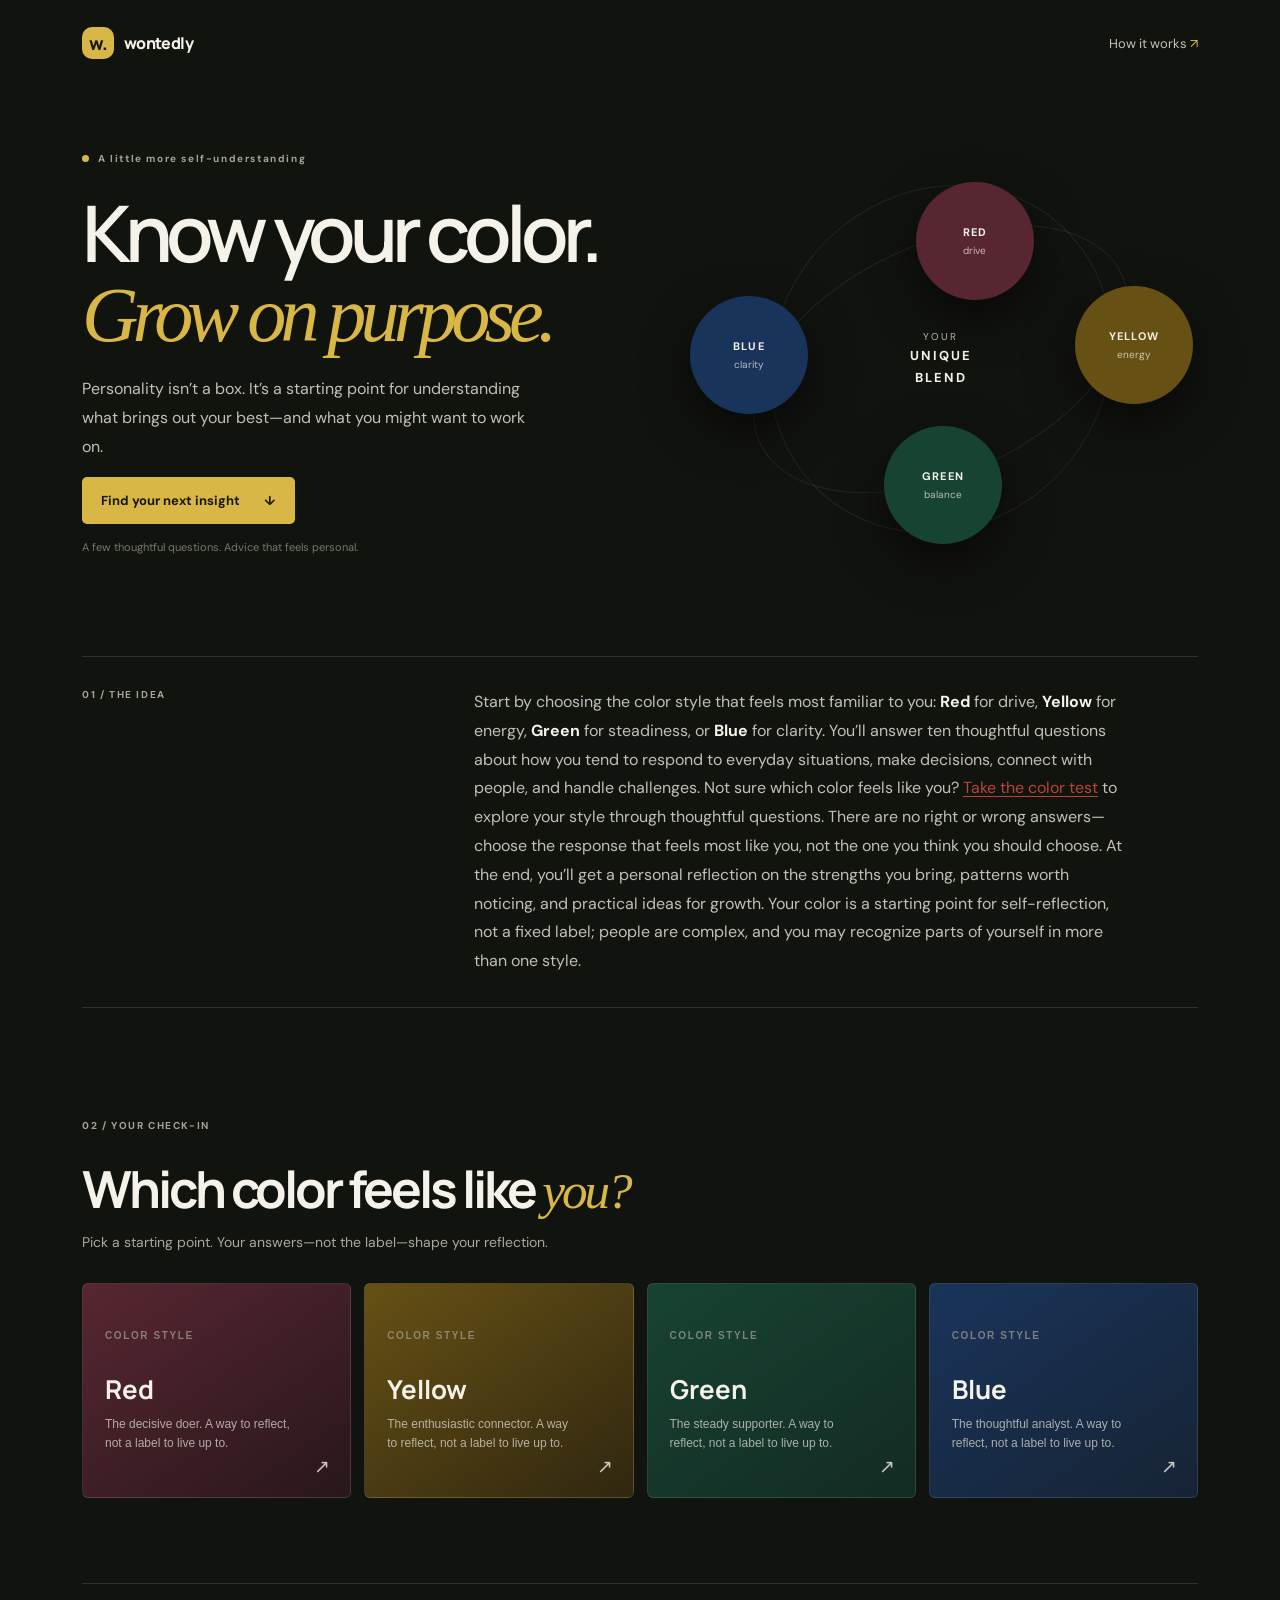
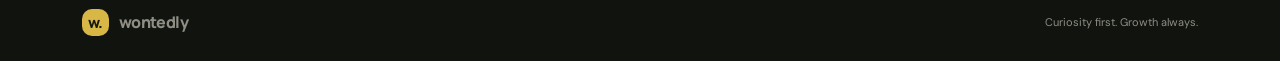
<file: index.html>
<!doctype html>
<html lang="en">
<head>
  <meta charset="utf-8"><meta name="viewport" content="width=device-width, initial-scale=1">
  <meta name="description" content="Reflect on your personality style and discover strengths and practical growth ideas.">
  <title>Wontedly — personality, with purpose</title>
  <link rel="preconnect" href="https://fonts.googleapis.com"><link rel="preconnect" href="https://fonts.gstatic.com" crossorigin>
  <link href="https://fonts.googleapis.com/css2?family=DM+Sans:wght@400;500;600;700&family=Manrope:wght@500;600;700;800&display=swap" rel="stylesheet">
  <link rel="stylesheet" href="style.css">
  <link rel="stylesheet" href="card-fix.css">
  <style>.color-test-link{color:#b84438!important;text-decoration:underline;text-decoration-color:#b84438;text-underline-offset:3px}.color-test-link:hover,.color-test-link:focus-visible{color:#f16c5b!important;text-decoration-color:#f16c5b}</style>
</head>
<body>
  <header class="top"><a class="brand" href="#home"><span class="mark">w.</span> wontedly</a><a class="nav-link" href="#how">How it works <span>↗</span></a></header>
  <main id="home">
    <section class="hero">
      <div class="hero-copy"><p class="eyebrow"><span class="dot"></span> A little more self-understanding</p><h1>Know your color.<br><em>Grow on purpose.</em></h1><p class="intro">Personality isn’t a box. It’s a starting point for understanding what brings out your best—and what you might want to work on.</p><a class="button" href="#check">Find your next insight <span>↓</span></a><p class="note">A few thoughtful questions. Advice that feels personal.</p></div>
      <div class="color-art" aria-label="Four color personality styles"><div class="orbit orbit-one"></div><div class="orbit orbit-two"></div><div class="color-center">YOUR<br><b>UNIQUE<br>BLEND</b></div><div class="orb red"><b>RED</b><small>drive</small></div><div class="orb yellow"><b>YELLOW</b><small>energy</small></div><div class="orb green"><b>GREEN</b><small>balance</small></div><div class="orb blue"><b>BLUE</b><small>clarity</small></div></div>
    </section>
    <section class="intro-row" id="how"><span class="section-num">01 / THE IDEA</span><p>Start by choosing the color style that feels most familiar to you: <b>Red</b> for drive, <b>Yellow</b> for energy, <b>Green</b> for steadiness, or <b>Blue</b> for clarity. You’ll answer ten thoughtful questions about how you tend to respond to everyday situations, make decisions, connect with people, and handle challenges. Not sure which color feels like you? <a class="color-test-link" href="color-test.html">Take the color test</a> to explore your style through thoughtful questions. There are no right or wrong answers—choose the response that feels most like you, not the one you think you should choose. At the end, you’ll get a personal reflection on the strengths you bring, patterns worth noticing, and practical ideas for growth. Your color is a starting point for self-reflection, not a fixed label; people are complex, and you may recognize parts of yourself in more than one style.</p></section>
    <section class="assessment" id="check"><div class="section-title"><span class="section-num">02 / YOUR CHECK-IN</span><h2>Which color feels like <em>you?</em></h2><p>Pick a starting point. Your answers—not the label—shape your reflection.</p></div>
      <div class="cards" id="cards"></div>
      <div class="quiz hidden" id="quiz"><div class="quiz-top"><div><span class="section-num">A REFLECTION, NOT A TEST</span><h3 id="type-title"></h3></div><span class="step" id="step"></span></div><div class="progress"><span id="progress"></span></div><div class="question-box"><p class="section-num">THINK ABOUT YOUR EVERYDAY</p><h3 id="question"></h3><div id="options" class="options"></div></div><div class="quiz-controls"><button class="text-button" id="back">← Back</button><button class="button" id="next" disabled>Next <span>→</span></button></div></div>
    </section>
    <section class="result hidden" id="result"><span class="section-num">03 / YOUR REFLECTION</span><h2 id="result-title"></h2><p class="result-lead" id="result-lead"></p><div class="result-columns"><article><h3>Where you shine</h3><ul id="strengths"></ul></article><article><h3>Worth noticing</h3><ul id="watchouts"></ul></article><article><h3>Try this next</h3><ul id="growth"></ul></article></div><p class="disclaimer">Use this as a prompt for self-reflection, not a diagnosis. People are more complex than any color system.</p><button class="text-button" id="again">↺ Start again</button></section>
    <footer><a class="brand" href="#home"><span class="mark">w.</span> wontedly</a><span>Curiosity first. Growth always.</span></footer>
  </main><script src="app.js"></script>
</body></html>
</file>
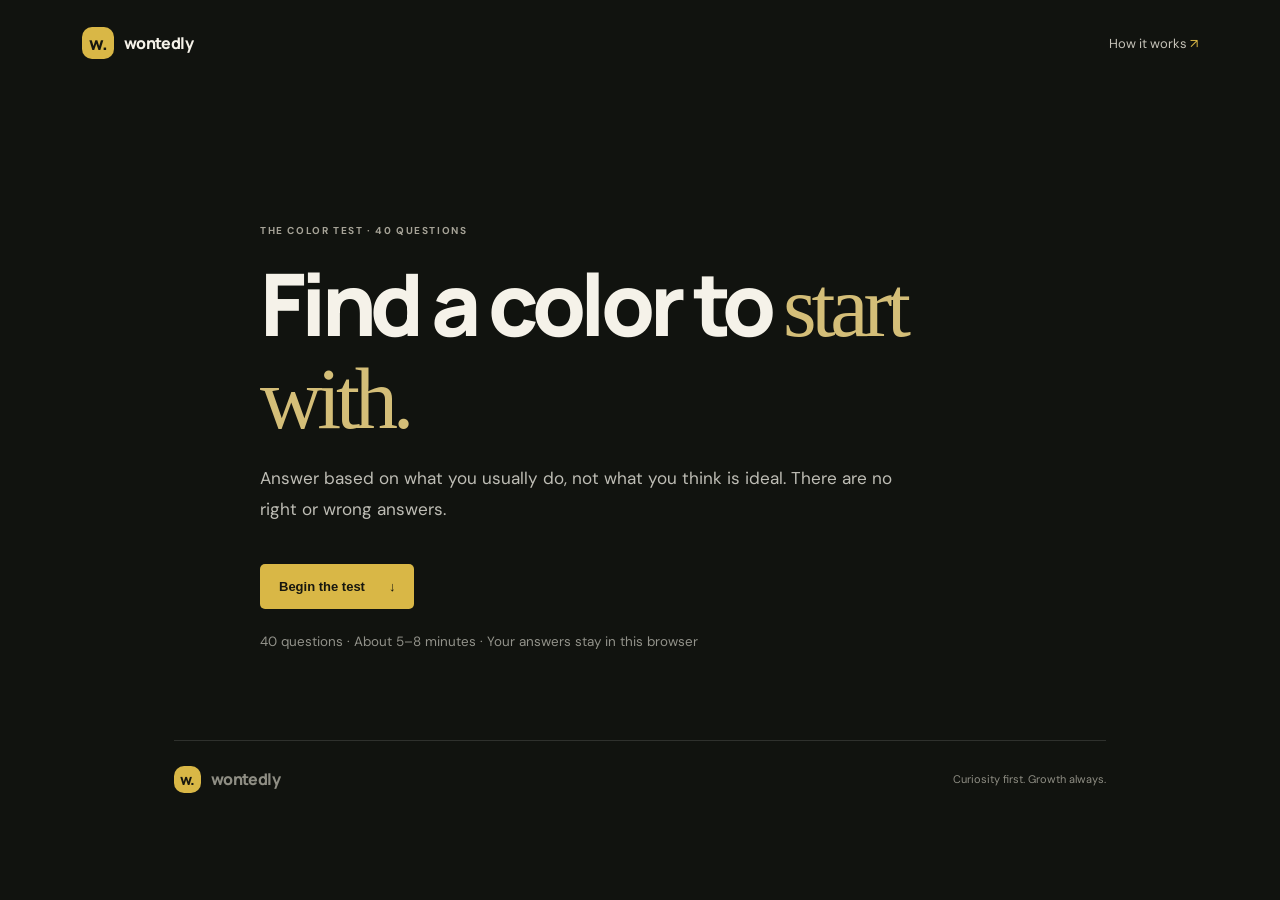
<file: color-test.html>
<!doctype html>
<html lang="en">
<head>
  <meta charset="utf-8">
  <meta name="viewport" content="width=device-width, initial-scale=1">
  <meta name="description" content="Not sure which personality color fits you? Take our 40-question color test for a reflective starting point.">
  <title>Color Test — Wontedly</title>
  <link rel="preconnect" href="https://fonts.googleapis.com">
  <link rel="preconnect" href="https://fonts.gstatic.com" crossorigin>
  <link href="https://fonts.googleapis.com/css2?family=DM+Sans:wght@400;500;600;700&family=Manrope:wght@500;600;700;800&display=swap" rel="stylesheet">
  <link rel="stylesheet" href="style.css">
  <link rel="stylesheet" href="color-test.css">
  <link rel="stylesheet" href="color-result.css">
  <link rel="stylesheet" href="ai-assistant.css">
</head>
<body>
  <header class="top">
    <a class="brand" href="index.html"><span class="mark">w.</span> wontedly</a>
    <a class="nav-link" href="index.html#how">How it works <span>↗</span></a>
  </header>
  <main class="finder" id="home">
    <section class="finder-intro">
      <span class="section-num">THE COLOR TEST · 40 QUESTIONS</span>
      <h1>Find a color to <em>start with.</em></h1>
      <p>Answer based on what you usually do, not what you think is ideal. There are no right or wrong answers.</p>
      <button class="button" id="begin" type="button">Begin the test <span>↓</span></button>
      <p class="finder-note">40 questions · About 5–8 minutes · Your answers stay in this browser</p>
    </section>

    <section class="finder-quiz hidden" id="finder-quiz" aria-live="polite">
      <div class="finder-quiz-top">
        <div><span class="section-num">YOUR COLOR TEST</span><h2 id="question-number">Question 1 of 40</h2></div>
        <span class="finder-percent" id="percent">0%</span>
      </div>
      <div class="finder-progress" role="progressbar" aria-label="Quiz progress" aria-valuemin="0" aria-valuemax="40" aria-valuenow="0"><span id="progress-fill"></span></div>
      <h3 class="finder-prompt" id="prompt"></h3>
      <p class="finder-hint">Choose the response that feels most like your usual self.</p>
      <div class="finder-options" id="options"></div>
      <div class="finder-controls">
        <button class="text-button" id="previous" type="button">← Previous</button>
        <button class="button" id="continue" type="button" disabled>Next <span>→</span></button>
      </div>
    </section>

    <section class="finder-result hidden" id="finder-result" aria-live="polite">
      <span class="section-num">YOUR REFLECTION</span>
      <h2 id="result-heading">Your color starting point</h2>
      <p id="result-copy"></p>
      <div class="score-list" id="score-list"></div>
      <p class="finder-note">This is a self-reflection tool, not a scientific assessment. People are complex, and these color styles can’t capture everything about you.</p>

      <section class="ai-assistant" id="ai-assistant" aria-labelledby="ai-assistant-title">
        <div class="ai-assistant-heading">
          <span class="section-num">COLOR GUIDE</span>
          <h3 id="ai-assistant-title">Ask about your result</h3>
        </div>
        <div class="ai-messages" id="ai-messages" aria-live="polite"></div>
        <form class="ai-compose" id="ai-form">
          <label class="sr-only" for="ai-message">Message the color guide</label>
          <textarea id="ai-message" rows="2" maxlength="500" placeholder="Ask a reflection question…"></textarea>
          <button class="button" id="ai-send" type="submit">Send <span>→</span></button>
        </form>
        <p class="ai-disclaimer">For reflection only. It does not diagnose or provide medical or psychological advice.</p>
      </section>

      <div class="finder-result-actions"><button class="button" id="retake" type="button">Take it again <span>↺</span></button><a class="button" href="index.html#check">Explore the color reflections <span>→</span></a></div>
    </section>
    <footer><a class="brand" href="index.html"><span class="mark">w.</span> wontedly</a><span>Curiosity first. Growth always.</span></footer>
  </main>
  <script src="color-test.js"></script>
  <script src="color-result.js"></script>
  <script src="ai-assistant.js"></script>
</body>
</html>
</file>
<file: style.css>
*{box-sizing:border-box}html{scroll-behavior:smooth}body{margin:0;background:#11130f;color:#f5f2e9;font-family:'DM Sans',sans-serif}a{color:inherit;text-decoration:none}.top{max-width:1180px;margin:auto;padding:27px 32px;display:flex;justify-content:space-between;align-items:center}.brand{display:flex;align-items:center;gap:10px;font:800 16px 'Manrope',sans-serif;letter-spacing:-.04em}.mark{width:32px;height:32px;display:grid;place-items:center;border-radius:10px;background:#d9b746;color:#17170f;font-size:18px}.nav-link{font-size:13px;color:#c5c2b8}.nav-link span{color:#d9b746}main{max-width:1180px;margin:auto;padding:0 32px}.hero{min-height:570px;display:grid;grid-template-columns:1.04fr .96fr;align-items:center;gap:45px;padding:45px 0 70px}.eyebrow,.section-num{font-size:10px;letter-spacing:.16em;color:#a6a397;font-weight:700}.eyebrow{display:flex;align-items:center;gap:9px}.dot{width:7px;height:7px;border-radius:50%;background:#d9b746}h1,h2,h3,p{margin-top:0}h1,h2,h3{font-family:'Manrope',sans-serif}h1{font-size:clamp(48px,6.1vw,80px);letter-spacing:-.075em;line-height:1.02;margin:28px 0 20px;font-weight:600}h1 em,h2 em{font-family:Georgia,serif;color:#d9b746;font-weight:400}.intro{max-width:450px;color:#c3c0b5;font-size:16px;line-height:1.8}.button{border:0;border-radius:5px;background:#d9b746;color:#17170f;padding:15px 19px;font-weight:700;font-size:13px;display:inline-flex;gap:24px;align-items:center;cursor:pointer;transition:transform .2s,background .2s}.button:hover{transform:translateY(-2px);background:#edcf60}.button:disabled{opacity:.4;cursor:not-allowed;transform:none}.note{font-size:11px;color:#77776d;margin-top:16px}.color-art{height:420px;position:relative;display:grid;place-items:center}.orbit{position:absolute;border:1px solid #ffffff12;border-radius:50%;transform:rotate(-25deg)}.orbit-one{width:400px;height:230px}.orbit-two{width:330px;height:360px;transform:rotate(40deg)}.color-center{position:absolute;text-align:center;font-size:10px;letter-spacing:.2em;color:#c3c0b5;line-height:1.65}.color-center b{color:#f5f2e9;font-size:13px}.orb{position:absolute;width:118px;height:118px;border-radius:50%;display:flex;flex-direction:column;justify-content:center;align-items:center;box-shadow:0 18px 48px #0008;font-size:11px;letter-spacing:.1em}.orb small{margin-top:5px;font-size:10px;letter-spacing:0;opacity:.72}.red{background:#572631;top:33px;left:calc(50% - 25px)}.yellow{background:#665014;top:137px;right:5px}.green{background:#174332;bottom:25px;left:calc(50% - 57px)}.blue{background:#19345a;left:6px;top:147px}.intro-row{border-top:1px solid #ffffff20;border-bottom:1px solid #ffffff20;padding:31px 0;display:grid;grid-template-columns:1fr 2fr;gap:30px;align-items:start}.intro-row p{max-width:650px;color:#c3c0b5;line-height:1.8;margin:0}.intro-row b{color:#f5f2e9}.assessment{padding:105px 0 85px}.section-title{max-width:610px;margin-bottom:32px}.section-title h2,.result h2{font-size:clamp(35px,4vw,53px);letter-spacing:-.06em;margin:19px 0 10px}.section-title>p{color:#aaa89f;font-size:14px}.cards{display:grid;grid-template-columns:repeat(4,minmax(0,1fr));gap:13px;align-items:stretch}.type-card{text-align:left;min-height:215px;padding:22px;border-radius:6px;border:1px solid #ffffff19;color:#f5f2e9;position:relative;overflow:hidden;cursor:pointer;transition:transform .2s,border-color .2s;width:100%;min-width:0}.type-card:hover{transform:translateY(-4px);border-color:#ffffff60}.type-card:after{content:'↗';position:absolute;right:20px;bottom:19px;font-size:19px;opacity:.8}.type-card .section-num{opacity:.7}.type-card h3{font-size:26px;margin:29px 0 8px}.type-card p{font-size:12px;line-height:1.6;color:#e3e1d8b8;margin:0;max-width:185px}.type-card.red{background:linear-gradient(145deg,#572631,#28171b);margin-left:0}.type-card.yellow{background:linear-gradient(145deg,#665014,#302710);margin-left:0}.type-card.green{background:linear-gradient(145deg,#174332,#132b23);margin-left:0}.type-card.blue{background:linear-gradient(145deg,#19345a,#162334);margin-left:0}.hidden{display:none!important}.quiz{margin-top:55px;max-width:780px}.quiz-top{display:flex;align-items:center;justify-content:space-between}.quiz-top h3{font-size:25px;margin:9px 0 20px}.step{color:#aaa89f;font-size:12px}.progress{height:2px;background:#ffffff20;margin-bottom:28px}.progress span{height:100%;display:block;background:#d9b746;transition:width .25s}.question-box{padding:32px;border:1px solid #ffffff1a;background:#171a15;border-radius:6px}.question-box h3{font-size:25px;line-height:1.35;max-width:600px;margin:15px 0 25px}.options{display:grid;gap:9px}.option{width:100%;text-align:left;background:#ffffff06;border:1px solid #ffffff17;border-radius:4px;padding:14px;color:#e9e6dc;font:13px 'DM Sans',sans-serif;cursor:pointer;display:flex;gap:12px;align-items:center}.option:hover,.option.selected{border-color:#d9b746;background:#d9b74612}.radio{height:15px;width:15px;border:1px solid #8e8d81;border-radius:50%;flex:none}.selected .radio{border:5px solid #d9b746}.quiz-controls{display:flex;justify-content:space-between;align-items:center;margin-top:17px}.text-button{background:none;border:0;color:#c2bfb4;cursor:pointer;font:600 12px 'DM Sans',sans-serif;padding:12px 0}.text-button:hover{color:#d9b746}.result{border-top:1px solid #ffffff20;padding:70px 0 85px}.result h2{margin-bottom:10px}.result-lead{color:#c3c0b5;max-width:600px;line-height:1.8}.result-columns{display:grid;grid-template-columns:repeat(3,1fr);gap:14px;margin:34px 0 20px}.result-columns article{border:1px solid #ffffff19;background:#171a15;padding:24px;border-radius:5px}.result-icon{font-size:21px;color:#d9b746}.result-columns h3{font-size:17px;margin:19px 0 12px}.result-columns ul{padding-left:17px;color:#bdbbb1;font-size:13px;line-height:1.8}.disclaimer{font-size:11px;color:#77776d;line-height:1.7;max-width:600px;margin:25px 0 8px}footer{border-top:1px solid #ffffff20;padding:25px 0;display:flex;justify-content:space-between;align-items:center;color:#8f8e84;font-size:11px}footer .mark{width:27px;height:27px;font-size:15px}@media(max-width:760px){.top{padding:20px 19px}main{padding:0 19px}.hero{grid-template-columns:1fr;padding-top:45px;gap:12px}.color-art{height:340px;transform:scale(.88);margin:-10px -20px}.intro-row{grid-template-columns:1fr;gap:15px}.assessment{padding:75px 0}.cards{grid-template-columns:repeat(2,minmax(0,1fr));gap:10px}.result-columns{grid-template-columns:1fr}.question-box{padding:23px 17px}footer{gap:20px;align-items:flex-start}}@media(max-width:420px){h1{font-size:48px}.cards{gap:9px}.type-card{padding:16px;min-height:190px}.type-card h3{font-size:23px}.orb{width:98px;height:98px}.color-art{transform:scale(.78);margin:-35px -45px}}
</file>
<file: card-fix.css>
/* The color names are also used by the hero illustration, where they need offsets.
   Reset those offsets on the assessment cards so the four cards share a clean grid. */
.cards .type-card.red,
.cards .type-card.yellow,
.cards .type-card.green,
.cards .type-card.blue {
  inset: auto;
  margin: 0;
  width: 100%;
  min-width: 0;
  align-self: stretch;
}

.result-columns article h3 {
  margin-top: 0;
}
</file>
<file: color-test.css>
body{background:#11130f}.finder{max-width:980px;margin:0 auto;padding:52px 24px 0}.finder-intro,.finder-quiz,.finder-result{max-width:760px;margin:0 auto}.finder-intro{padding:80px 0 74px}.finder-intro h1{font:800 clamp(2.7rem,7vw,5.4rem)/1.02 'Manrope',sans-serif;letter-spacing:-.06em;margin:20px 0}.finder-intro h1 em{color:#d4be78;font-style:normal}.finder-intro>p:not(.finder-note){max-width:650px;color:#bebdb5;font-size:1.07rem;line-height:1.8}.finder-intro .button{margin-top:22px;border:0;cursor:pointer}.finder-note{font-size:.84rem;color:#92928a;line-height:1.6;margin-top:22px}.finder-quiz,.finder-result{border:1px solid #363831;background:#171914;border-radius:20px;padding:clamp(22px,5vw,48px);margin-bottom:70px;scroll-margin-top:24px}.finder-quiz-top{display:flex;align-items:center;justify-content:space-between;gap:16px}.finder-quiz-top h2{font:700 1rem 'Manrope',sans-serif;margin:9px 0 0}.finder-percent{font-weight:700;color:#d4be78}.finder-progress{height:5px;border-radius:9px;background:#30322c;margin:25px 0 36px;overflow:hidden}.finder-progress span{display:block;width:0;height:100%;background:#d4be78;transition:width .2s ease}.finder-prompt{font:700 clamp(1.35rem,3vw,2rem)/1.35 'Manrope',sans-serif;margin:0;letter-spacing:-.025em}.finder-hint{color:#a7a89f;font-size:.94rem;margin:12px 0 22px}.finder-options{display:grid;gap:10px}.finder-option{width:100%;text-align:left;background:#1f211b;border:1px solid #393b34;border-radius:12px;padding:16px 18px;color:#f5f2e9;font:500 1rem/1.55 'DM Sans',sans-serif;cursor:pointer;transition:border-color .15s,background .15s}.finder-option:hover,.finder-option:focus-visible{border-color:#b9a564;outline:none}.finder-option.selected{background:#28291f;border-color:#d4be78;box-shadow:inset 3px 0 #d4be78}.finder-controls,.finder-result-actions{display:flex;align-items:center;justify-content:space-between;gap:18px;margin-top:28px}.finder-controls .button,.finder-result-actions .button{border:0;cursor:pointer}.finder-controls .button:disabled{opacity:.42;cursor:not-allowed}.finder-result h2{font:800 clamp(2rem,5vw,3.3rem)/1.1 'Manrope',sans-serif;letter-spacing:-.045em;margin:18px 0 14px}.finder-result>p:not(.finder-note){color:#c7c6bd;line-height:1.75;font-size:1.05rem}.score-list{display:grid;gap:18px;margin:30px 0}.score-row{display:grid;grid-template-columns:minmax(150px,1fr) minmax(100px,2fr) auto;align-items:center;gap:16px}.score-label{display:flex;flex-direction:column;gap:3px}.score-label strong{font:700 1.05rem 'Manrope',sans-serif}.score-label span{font-size:.82rem;color:#a7a89f}.score-track{height:9px;border-radius:10px;background:#30322c;overflow:hidden}.score-track span{display:block;height:100%;border-radius:inherit;transition:width .3s ease}.score-number{font-size:.84rem;color:#c7c6bd;white-space:nowrap}.finder-result-actions .text-button{color:#e1d7b4;text-decoration:underline;text-underline-offset:4px}.finder footer{max-width:980px;margin:0 auto}.finder .hidden{display:none!important}@media(max-width:600px){.finder{padding:30px 18px 0}.finder-intro{padding:55px 0}.finder-quiz,.finder-result{border-radius:15px;margin-bottom:45px}.score-row{grid-template-columns:1fr auto;gap:9px}.score-track{grid-column:1;grid-row:2}.score-number{grid-column:2;grid-row:1/3}.finder-controls,.finder-result-actions{align-items:flex-start}.finder-result-actions{flex-direction:column}.finder-controls .button{padding:14px 16px}.finder-option{padding:14px}}
</file>
<file: color-result.css>
#finder-result{border-top:4px solid var(--result-color,#b84438);box-shadow:0 18px 55px color-mix(in srgb,var(--result-color,#b84438) 13%,transparent)}
#finder-result .section-num{color:var(--result-color,#b84438)}
#finder-result h2#result-heading{margin-top:0;color:var(--result-color,#b84438);font-size:clamp(1.7rem,4vw,2.5rem)}
.main-color-highlight{display:flex;flex-direction:column;align-items:flex-start;gap:8px;margin:22px 0 26px;padding:24px clamp(20px,4vw,36px);border:1px solid color-mix(in srgb,var(--result-color,#b84438) 55%,#363831);border-radius:16px;background:linear-gradient(115deg,color-mix(in srgb,var(--result-color,#b84438) 23%,#171914),#171914 76%)}
.main-color-kicker{font-size:.76rem;letter-spacing:.14em;font-weight:700;color:var(--result-color,#b84438)}
.main-color-name{font:800 clamp(2.7rem,8vw,5rem)/1 'Manrope',sans-serif;letter-spacing:-.06em;color:var(--result-color,#b84438)}
.main-color-trait{color:#e1dfd5;font-size:1rem}
.score-row.is-leading-color{padding:12px;border:1px solid color-mix(in srgb,var(--result-color,#b84438) 50%,#363831);border-radius:12px;background:color-mix(in srgb,var(--result-color,#b84438) 9%,#171914)}
.score-row.is-leading-color .score-label strong,.score-row.is-leading-color .score-number{color:var(--result-color,#b84438)}
.has-color-blend .main-color-name{font-size:clamp(2rem,6vw,3.8rem)}
@supports not (background:color-mix(in srgb,red,transparent)){.main-color-highlight{background:#1d1c19;border-color:var(--result-color,#b84438)}.score-row.is-leading-color{background:#1d1c19;border-color:var(--result-color,#b84438)}}
</file>
<file: ai-assistant.css>
.ai-assistant{margin:32px 0;padding:24px;border:1px solid #363831;border-radius:16px;background:#1d1c19}.ai-assistant-heading h3{margin:6px 0 16px;font:800 1.55rem/1.2 'Manrope',sans-serif}.ai-messages{display:flex;flex-direction:column;gap:10px;max-height:360px;overflow:auto;margin-bottom:14px}.ai-message{max-width:85%;padding:11px 14px;border-radius:12px;line-height:1.55;white-space:pre-wrap}.ai-message.user{align-self:flex-end;background:var(--result-color,#b84438);color:#fff}.ai-message.assistant{align-self:flex-start;border:1px solid #3d3e38;background:#11130f;color:#e1dfd5}.ai-message.error{align-self:flex-start;border:1px solid #b84438;background:#2a1c1a;color:#f3b7ad}.ai-compose{display:flex;align-items:flex-end;gap:10px}.ai-compose textarea{flex:1;resize:vertical;min-height:48px;max-height:150px;padding:12px 14px;border:1px solid #4a4b43;border-radius:10px;background:#11130f;color:#f5f2e8;font:inherit}.ai-compose textarea:focus{outline:2px solid var(--result-color,#b84438);outline-offset:2px}.ai-compose .button{min-height:48px}.ai-compose .button:disabled{opacity:.55;cursor:not-allowed}.ai-disclaimer{margin:12px 0 0;font-size:.78rem;color:#aaa79d}.sr-only{position:absolute;width:1px;height:1px;padding:0;margin:-1px;overflow:hidden;clip:rect(0,0,0,0);white-space:nowrap;border:0}@media(max-width:600px){.ai-assistant{padding:18px}.ai-compose{align-items:stretch;flex-direction:column}.ai-message{max-width:92%}.ai-compose .button{width:100%}}
</file>
